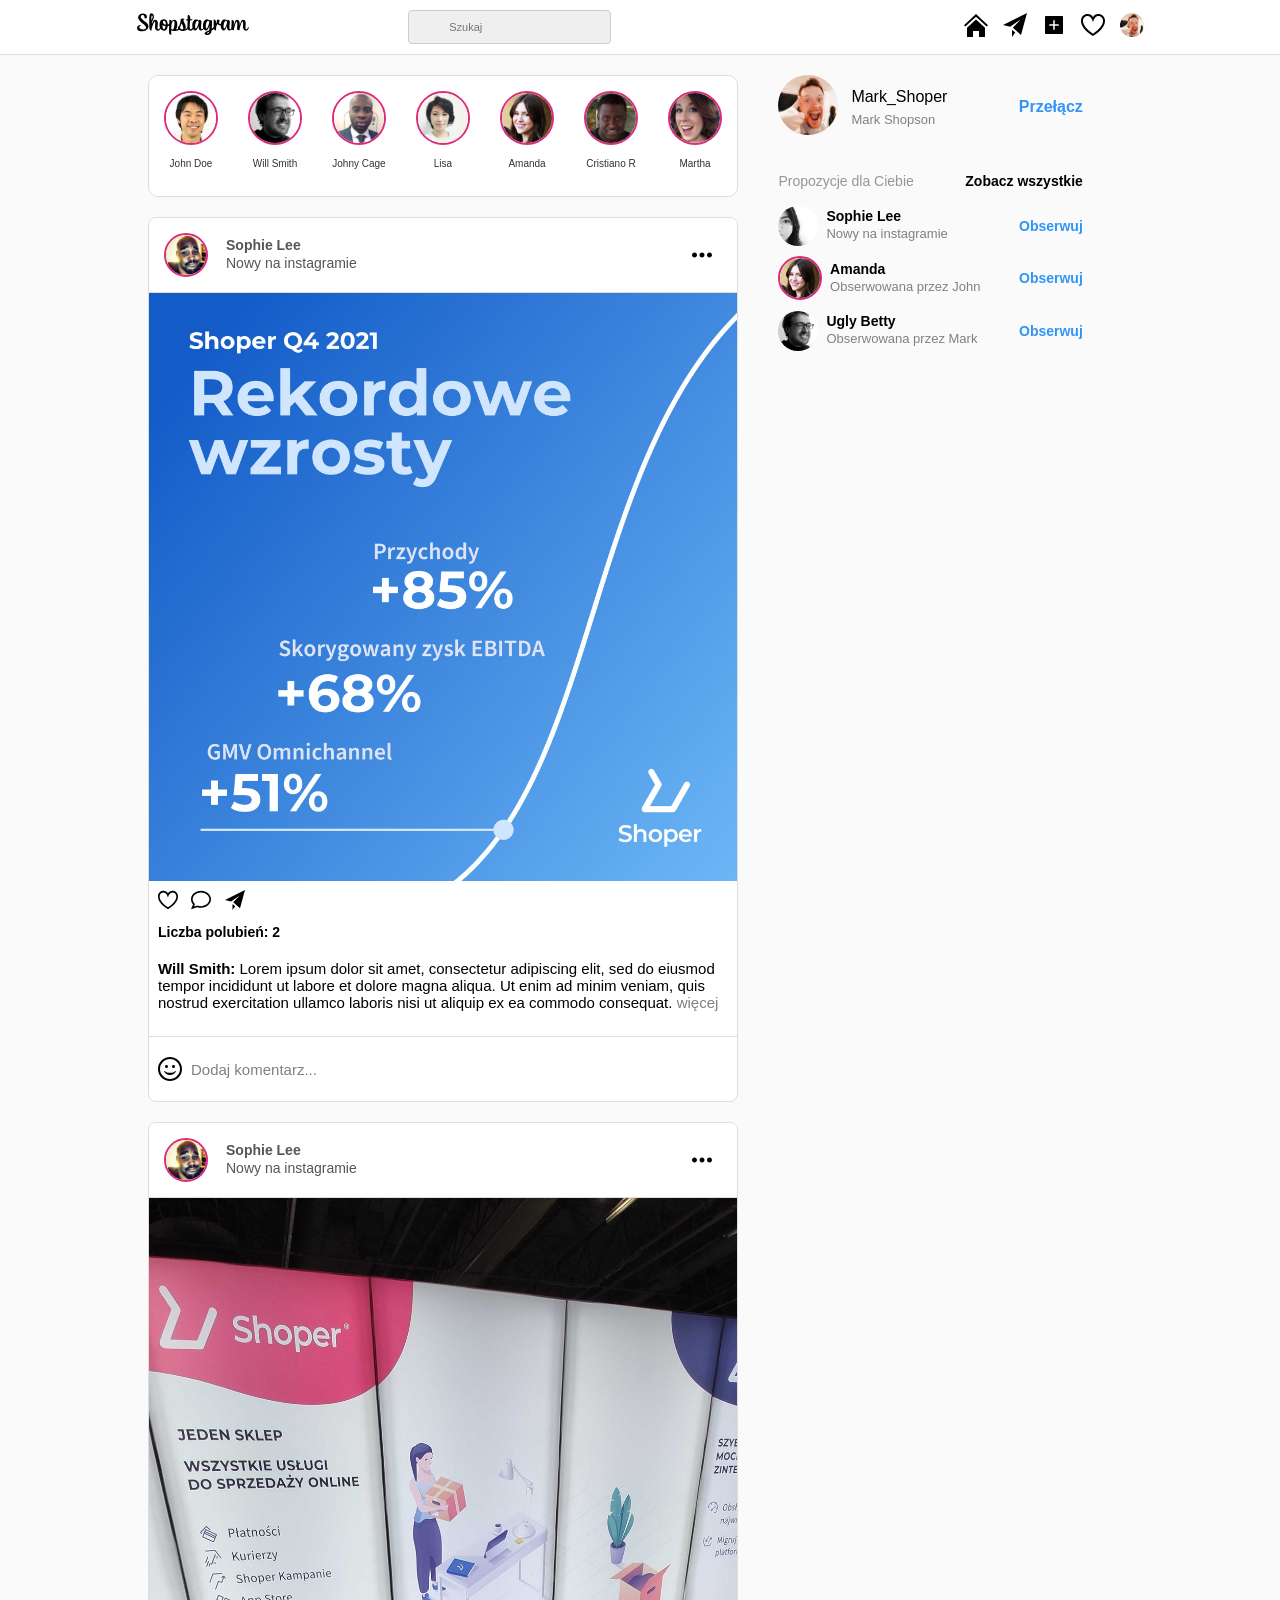
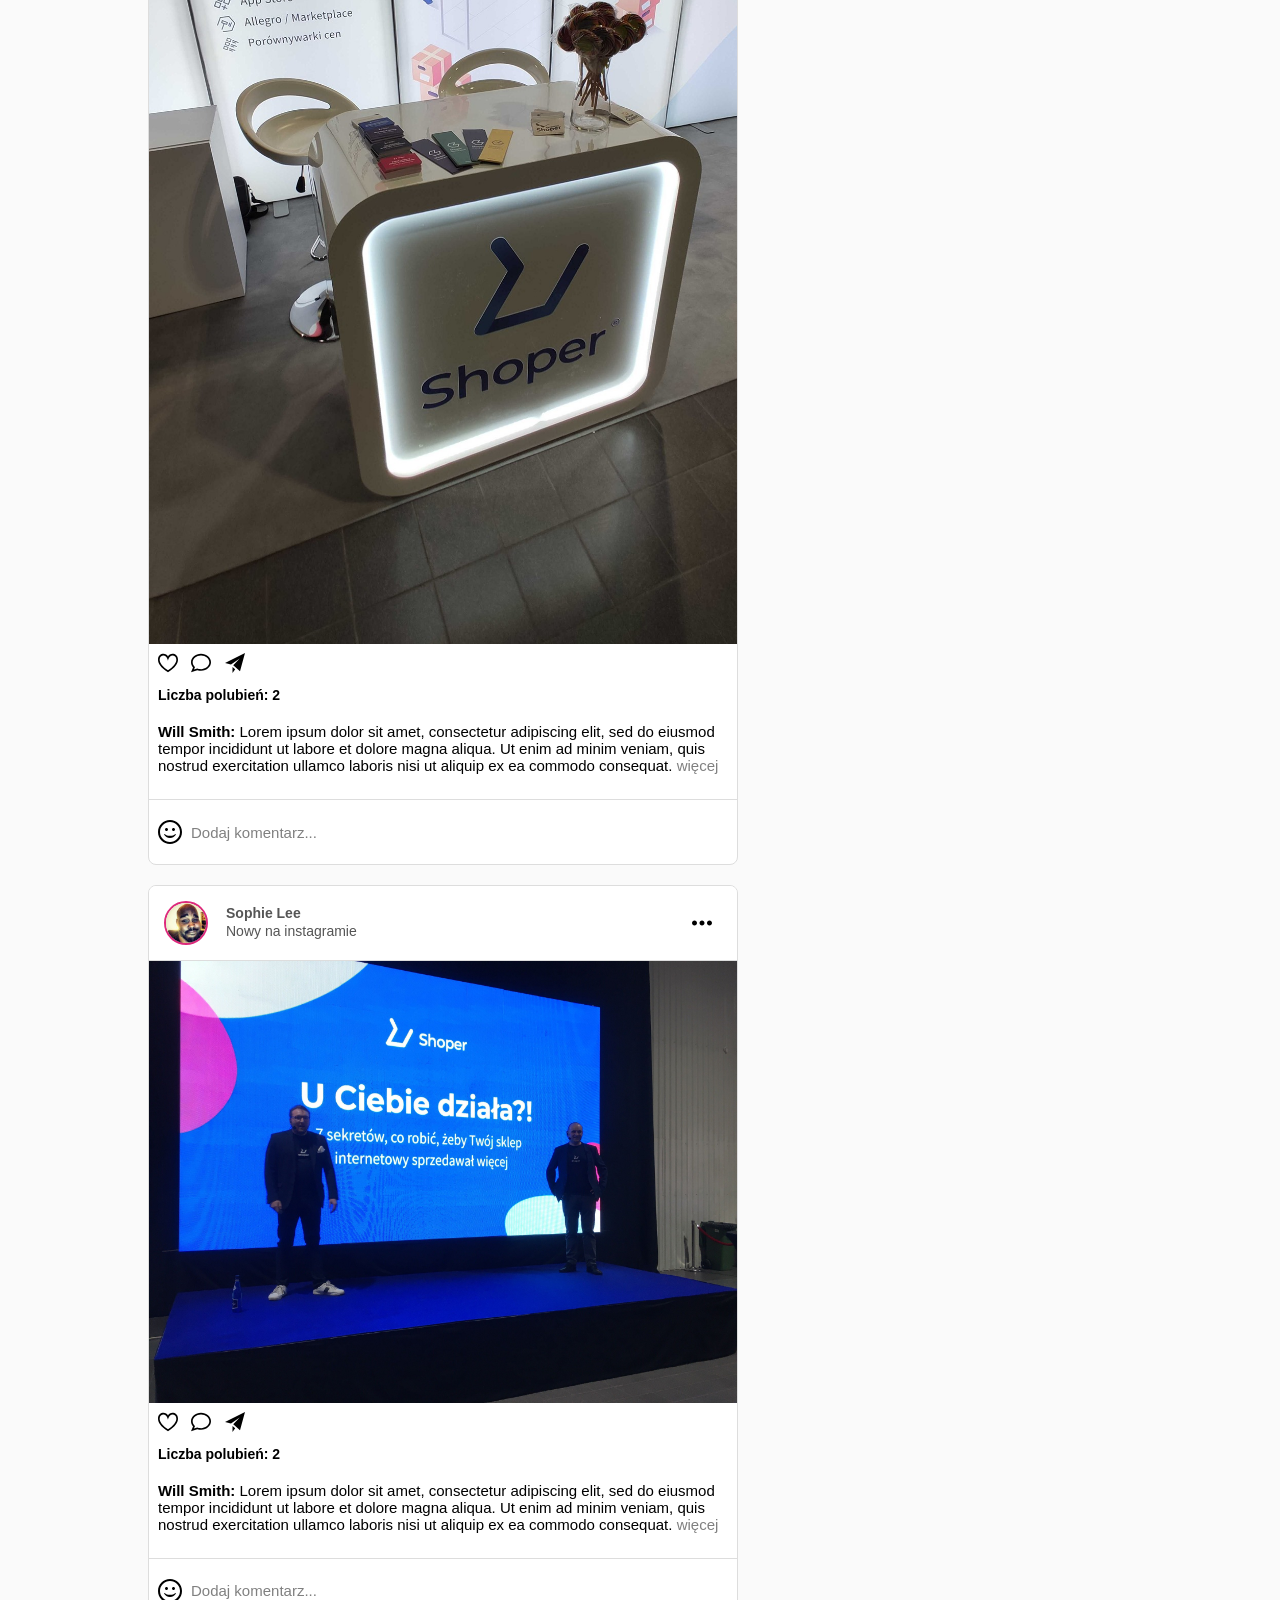
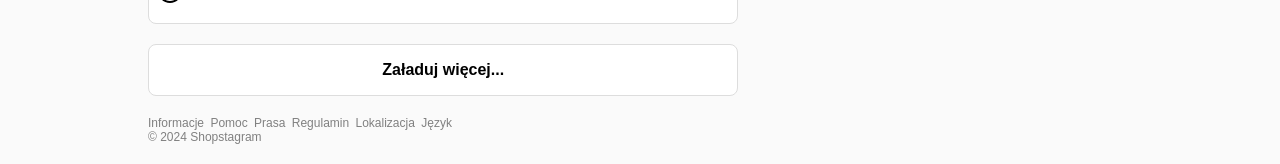
<file: final/index.htm>
<!DOCTYPE html>
<html lang="pl">
<head>
    <meta charset="UTF-8">
    <meta name="viewport" content="width=device-width, initial-scale=1.0">
    <title>Shopstagram</title>
    <link rel="stylesheet" href="style.css">
</head>
<body>
    <header>
        <nav>
            <div class="logo">
                <a href="#"><img src="./Shopstagram - materialy/images/logo.svg" alt="Home"></a>
            </div>
            <div class="search-bar">
                <input type="text" placeholder="Szukaj">
            </div>
            <div class="icons">
                <a href="#"><img src="./Shopstagram - materialy/images/icons/home.svg" alt="Home"></a>
                <a href="#"><img src="./Shopstagram - materialy/images/icons/send.svg" alt="Messages"></a>
                <a href="#"><img src="./Shopstagram - materialy/images/icons/add.svg" alt="Explore"></a>
                <a href="#"><img src="./Shopstagram - materialy/images/icons/heart.svg" alt="Notifications"></a>
                <a href="#"><img class="myPhoto" src="./Shopstagram - materialy/images/users/user.jpeg" alt="Profile"></a>
            </div>
        </nav>
    </header>
    <main>
        <section class="leftSide">
            <section class="stories">
                <div class="story">
                    <a href="#"><img src="./Shopstagram - materialy/images/users/john.jpeg" alt="Explore"></a>
                    <p>John Doe</p>
                </div>
                <div class="story">
                    <a href="#"><img src="./Shopstagram - materialy/images/users/will.jpeg" alt="Explore"></a>
                    <p>Will Smith</p>
                </div>
                <div class="story">
                    <a href="#"><img src="./Shopstagram - materialy/images/users/johny.jpeg" alt="Explore"></a>
                    <p>Johny Cage</p>
                </div>
                <div class="story">
                    <a href="#"><img src="./Shopstagram - materialy/images/users/lisa.jpeg" alt="Explore"></a>
                    <p>Lisa</p>
                </div>
                <div class="story">
                    <a href="#"><img src="./Shopstagram - materialy/images/users/amanda.jpeg" alt="Explore"></a>
                    <p>Amanda</p>
                </div>
                <div class="story">
                    <a href="#"><img src="./Shopstagram - materialy/images/users/cristiano.jpeg" alt="Explore"></a>
                    <p>Cristiano R</p>
                </div>
                <div class="story">
                    <a href="#"><img src="./Shopstagram - materialy/images/users/martha.jpeg" alt="Explore"></a>
                    <p>Martha</p>
                </div>
                <div class="story">
                    <a href="#"><img src="./Shopstagram - materialy/images/users/joanna.jpeg" alt="Explore"></a>
                    <p>Joanna</p>
                </div>
                <div class="story">
                    <a href="#"><img src="./Shopstagram - materialy/images/users/mark.jpeg" alt="Explore"></a>
                    <p>Mark Q</p>
                </div>
                <div class="story">
                    <a href="#"><img src="./Shopstagram - materialy/images/users/paul.jpeg" alt="Explore"></a>
                    <p>Paul</p>
                </div>
            </section>
            <section class="post">
                <div class="post-header">
                    <img src="./Shopstagram - materialy/images/users/joshua.jpeg" alt="John Doe">
                    <div class="post-info">
                        <section class="infoFollower">
                            <span class="infoName">Sophie Lee</span>
                            <span class="profileInfo">Nowy na instagramie</span>
                        </section> 
                    </div>
                    <a class="moreInfo" href="#"><img src="./Shopstagram - materialy/images/icons/menu.svg" alt="Profile"></a>
                </div>
                <div class="post-content">
                    <img src="./Shopstagram - materialy/images/photos/gielda.jpeg" alt="Rekordowe wzrosty">
                </div>
                <div class="iconsPost">
                    <a href="#"><img src="./Shopstagram - materialy/images/icons/heart.svg" alt="Notifications"></a>
                    <a href="#"><img src="./Shopstagram - materialy/images/icons/comment.svg" alt="Home"></a>
                    <a href="#"><img src="./Shopstagram - materialy/images/icons/send.svg" alt="Messages"></a>
                </div>
                <div class="postLikes">Liczba polubień: 2</div>
                <div class="postDescription">
                    <p><b>Will Smith: </b>Lorem ipsum dolor sit amet, consectetur adipiscing elit, sed do eiusmod tempor incididunt ut labore et dolore magna aliqua. Ut enim ad minim veniam, quis nostrud exercitation ullamco laboris nisi ut aliquip ex ea commodo consequat. <a class="descMore" href="#">więcej</a></p>
                </div>
                <hr>
                <div class="postComment">
                    <img src="./Shopstagram - materialy/images/icons/smile.svg" alt="Messages">
                    <a class="addComment" href="#">Dodaj komentarz...</a>
                </div>
            </section>
            <section class="postWall">
                <section class="post">
                    <div class="post-header">
                        <img src="./Shopstagram - materialy/images/users/joshua.jpeg" alt="John Doe">
                        <div class="post-info">
                            <section class="infoFollower">
                                <span class="infoName">Sophie Lee</span>
                                <span class="profileInfo">Nowy na instagramie</span>
                            </section> 
                        </div>
                        <a class="moreInfo" href="#"><img src="./Shopstagram - materialy/images/icons/menu.svg" alt="Profile"></a>
                    </div>
                    <div class="post-content">
                        <img src="./Shopstagram - materialy/images/photos/stoisko.jpeg" alt="Rekordowe wzrosty">
                    </div>
                    <div class="iconsPost">
                        <a href="#"><img src="./Shopstagram - materialy/images/icons/heart.svg" alt="Notifications"></a>
                        <a href="#"><img src="./Shopstagram - materialy/images/icons/comment.svg" alt="Home"></a>
                        <a href="#"><img src="./Shopstagram - materialy/images/icons/send.svg" alt="Messages"></a>
                    </div>
                    <div class="postLikes">Liczba polubień: 2</div>
                    <div class="postDescription">
                        <p><b>Will Smith: </b>Lorem ipsum dolor sit amet, consectetur adipiscing elit, sed do eiusmod tempor incididunt ut labore et dolore magna aliqua. Ut enim ad minim veniam, quis nostrud exercitation ullamco laboris nisi ut aliquip ex ea commodo consequat. <a class="descMore" href="#">więcej</a></p>
                    </div>
                    <hr>
                    <div class="postComment">
                        <img src="./Shopstagram - materialy/images/icons/smile.svg" alt="Messages">
                        <a class="addComment" href="#">Dodaj komentarz...</a>
                    </div>
                </section>
                <section class="post">
                    <div class="post-header">
                        <img src="./Shopstagram - materialy/images/users/joshua.jpeg" alt="John Doe">
                        <div class="post-info">
                            <section class="infoFollower">
                                <span class="infoName">Sophie Lee</span>
                                <span class="profileInfo">Nowy na instagramie</span>
                            </section> 
                        </div>
                        <a class="moreInfo" href="#"><img src="./Shopstagram - materialy/images/icons/menu.svg" alt="Profile"></a>
                    </div>
                    <div class="post-content">
                        <img src="./Shopstagram - materialy/images/photos/presentation.jpeg" alt="Rekordowe wzrosty">
                    </div>
                    <div class="iconsPost">
                        <a href="#"><img src="./Shopstagram - materialy/images/icons/heart.svg" alt="Notifications"></a>
                        <a href="#"><img src="./Shopstagram - materialy/images/icons/comment.svg" alt="Home"></a>
                        <a href="#"><img src="./Shopstagram - materialy/images/icons/send.svg" alt="Messages"></a>
                    </div>
                    <div class="postLikes">Liczba polubień: 2</div>
                    <div class="postDescription">
                        <p><b>Will Smith: </b>Lorem ipsum dolor sit amet, consectetur adipiscing elit, sed do eiusmod tempor incididunt ut labore et dolore magna aliqua. Ut enim ad minim veniam, quis nostrud exercitation ullamco laboris nisi ut aliquip ex ea commodo consequat. <a class="descMore" href="#">więcej</a></p>
                    </div>
                    <hr>
                    <div class="postComment">
                        <img src="./Shopstagram - materialy/images/icons/smile.svg" alt="Messages">
                        <a class="addComment" href="#">Dodaj komentarz...</a>
                    </div>
                </section>
                <div class="loadMore">
                    <p><a href="#">Załaduj więcej...</a></p>
                </div>
            </section>
            <section class="footerCredits">
                <div class="links">
                    <a href="#">Informacje</a>
                    <a href="#">Pomoc</a>
                    <a href="#">Prasa</a>
                    <a href="#">Regulamin</a>
                    <a href="#">Lokalizacja</a>
                    <a href="#">Język</a>
                </div>
                <div class="credits">&copy; 2024 Shopstagram</div>
            </section>
        </section>
        <section class="rightSide">
            <section class="myProfile">
                <a class="myProfileAccount" href="#"><img src="./Shopstagram - materialy/images/users/user.jpeg" alt="Profile"></a>
                <section class="myProfileSwitch">
                    <span class="myName">Mark_Shoper</span>
                    <span class="myProfileInfo">Mark Shopson</span>
                </section>
                <a class="follow" href="#">Przełącz</a>
            </section>
            <aside class="suggestions">
                <div class="bar">
                    <h3>Propozycje dla Ciebie</h3>
                    <a class="seeMore" href="#">Zobacz wszystkie</a>
                </div>
                <ul>
                    <li>
                        <img src="./Shopstagram - materialy/images/users/sophie.jpeg" alt="John Doe">
                        <section class="infoFollower">
                            <span class="infoName">Sophie Lee</span>
                            <span class="profileInfo">Nowy na instagramie</span>
                        </section>
                        <a class="follow" href="#">Obserwuj</a>
                    </li>
                    <li>
                        <img src="./Shopstagram - materialy/images/users/amanda.jpeg" alt="John Doe">
                        <section class="infoFollower">
                            <span class="infoName">Amanda</span>
                            <span class="profileInfo">Obserwowana przez John</span>
                        </section>
                        <a class="follow" href="#">Obserwuj</a>
                    </li>
                    <li>
                        <img src="./Shopstagram - materialy/images/users/will.jpeg" alt="John Doe">
                        <section class="infoFollower">
                            <span class="infoName">Ugly Betty</span>
                            <span class="profileInfo">Obserwowana przez Mark</span>
                        </section>
                        <a class="follow" href="#">Obserwuj</a>
                    </li>
                </ul>
            </aside>
        </section>
    </main>
</body>
</html>
</file>
<file: final/style.css>
body {
    font-family: Arial, sans-serif;
    margin: 0;
    padding: 0;
    background-color: #fafafa;
}

.icons img {
    width: 24px;
    margin-left: 15px;
}

main {
    display: flex;
    justify-content: center;
    padding: 20px;
    margin-left: 10%;
    margin-right: 10%;
}

.stories {
    display: flex;
    overflow-x: auto;
    margin-bottom: 20px;
}

.story {
    padding: 10px;
    text-align: center;
    font-size: 14px;
    color: #333;
}

.post {
    background-color: #DDDD;
    border: 1px solid #ddd;
    border-radius: 8px;
    width: auto;
    overflow: hidden;
}

.post-header {
    align-items: center;
    width: 100%;
    background-color: white;
    padding: 15px;
    box-sizing: border-box;
}

.post-header img {
    width: 40px;
    height: 40px;
    border-radius: 50%;
    margin-right: 10px;
}

.post-info span {
    font-size: 14px;
    color: #555;
    display: block;
    justify-content: flex-start;
    align-items: center;
    text-align: left;
}

.post-content img {
    width: 100%;
    border-top: 1px solid #ddd;
}

.suggestions {
    width: 200px;
}

.suggestions h3 {
    font-size: 14px;
    color: #969696;
    font-weight: normal;
}

.suggestions ul {
    list-style: none;
    padding: 0;
}

.suggestions li {
    display: flex;
    justify-content: space-between;
    margin-bottom: 10px;
}

.suggestions a {
    color: #000000;
    text-decoration: none;
    font-size: 14px;
    font-weight: bold;
}

footer {
    text-align: center;
    padding: 10px;
    background-color: #fff;
    border-top: 1px solid #ddd;
    margin-top: 20px;
}

nav {
    display: flex;
    justify-content: space-between;
    align-items: center;
    margin-left: 10%;
    margin-right: 10%;
}

header {
    background-color: #fff;
    padding: 10px;
    border-bottom: 1px solid #ddd;
    justify-content: space-between;
}

.logo {
    font-size: 24px;
    font-weight: bold;
    flex: 1px;
    text-align: left;
    width: 33%;
}

.search-bar input {
    padding: 5px;
    border-radius: 3px;
    border: 1px solid #ddd;
    text-align: left;
    align-items: center;
    width: 70%;
}

.search-bar {
    width: 40%;
}

.icons {
    width: 33%;
    display: flex;
    justify-content: flex-end;
}

.stories .story {
    display: inline-block;
    margin: 5px;
}

.stories .story img {
    width: 50px;
    height: 50px;
    border-radius: 50%;
    object-fit: cover;
}

.leftSide {
    width: 60%;
}

.rightSide {
    width: 40%;
    padding-left: 40px;
}

.stories p {
    height: auto;
    font-size: 10px;
}

.stories {
    height: 120px;
    background-color: white;
    border-radius: 10px;
    border: 1px solid #ddd;
}

.myProfile {
    display: flex;
    align-items: center;
}

.myProfile img {
    border-radius: 60px;
    width: 50%;
}

.suggestions img {
    width: 40px;
    height: 40px;
    border-radius: 60px;
}

.follow {
    text-align: right;
}

.suggestions {
    width: 100%;
    display: block;
}

section.infoFollower {
    display: flex;
}

.infoName {
    display: block;
    font-weight: bold;
    font-size: 14px;
}

a.follow {
    display: flex;
    justify-content: right;
    align-items: center;
}

.suggestions li {
    display: flex;
    align-items: center;
}

.infoFollower {
    display: flex;
    flex-direction: column;
}

.infoFollower .infoName,
.infoFollower .profileInfo {
    margin-bottom: 2px;
}

.myProfileAccount {
    margin-right: 10px;
}

.infoFollower {
    display: flex;
    flex-direction: column;
}

.myProfileInfo {
    margin: 0;
    color: grey;
    font-size: 13px;
}

.myProfileSwitch {
    width: 100%;
    justify-content: left;
    padding: 3px;
}

.infoFollower {
    width: 100%;
    justify-content: left;
    display: flex;
    padding: 3px;
}

.rightSide {
    width: 40%;
    padding-left: 40px;
    margin-right: 5%;
}

section.infoFollower {
    display: flex;
    margin-left: 5px;
}

.profileInfo {
    font-size: 13px;
    color: grey;
}

.myProfile img {
    border-radius: 60px;
    width: 60px;
}

.myProfileSwitch {
    display: flex;
    flex-direction: column;
    gap: 6px;
}

a.follow {
    color: #3095f6;
    text-decoration: none;
}

.myPhoto {
    border-radius: 60px;
}

.iconsPost {
    background-color: white;
}

.iconsPost img {
    margin-left: 9px;
    margin-top: 5px;
    margin-bottom: 5px;
    width: 20px;
}

.post-content {
    background-color: white;
}

.postLikes {
    margin-left: 9px;
    margin-top: 5px;
    margin-bottom: 5px;
    font-size: 14px;
    color: black;
    font-weight: bold;
    background-color: white;
}

.post {
    background-color: white;
}

.postDescription {
    display: flex;
    font-size: 15px;
    margin-left: 9px;
    margin-top: 5px;
    margin-bottom: 5px;
}

.descMore {
    text-decoration: none;
    color: grey;
}

hr {
    border: none;
    border-top: 1px solid #ddd;
    margin: 10px 0;
}

.postComment {
    display: flex;
    font-size: 15px;
    margin-top: 20px;
    margin-bottom: 20px;
    margin-left: 9px;
}

.addComment {
    text-decoration: none;
    color: grey;
    margin-left: 9px;
    display: flex;
    align-items: center;
    justify-content: center;
}

.post {
    margin-bottom: 20px;
}

.loadMore {
    background-color: white;
    text-align: center;
    margin-top: 20px;
    margin-bottom: 20px;
    font-weight: bold;
    border: 1px solid #ddd;
    border-radius: 8px;
    width: auto;
    overflow: hidden;
    text-decoration: none;
}

.loadMore a {
    text-decoration: none;
    color: black;
}

.links {
    color: grey;
    font-size: 12px;
}

.links a {
    text-decoration: none;
    margin-right: 3px;
    color: grey;
}

.credits {
    color: grey;
    font-size: 12px;
}

.search-bar input {
    padding: 5px;
    border-radius: 3px;
    border: 1px solid #ddd;
    text-align: left;
    align-items: center;
    width: 70%;
    background-color: #efefef;
}

.search-bar input[type="text"] {
    width: calc(100% - 200px);
    padding: 10px 10px 10px 40px;
    border: 1px solid #ccc;
    border-radius: 4px;
    font-size: 11px;
    box-sizing: border-box;
    background-image: url('file:///C:/Users/Maciek/Desktop/zadaniefinal/Shopstagram%20-%20materialy/images/icons/magnifier.svg');
    background-size: 20px;
    background-position: 10px center;
    background-repeat: no-repeat;
}

a.follow {
    color: #3095f6;
    font-weight: bold;
}

.bar {
    display: flex;
    align-items: flex-end;
}

h3 {
    margin-bottom: 0px;
}

.bar {
    display: flex;
    justify-content: space-between;
    height: 50px;
}

.moreInfo img {
    width: 20px;
}

.stories img {
    border: 2px solid #dd2a7c;

}
.post-header > :first-child {
    border: 2px solid #dd2a7c;
}

.suggestions ul li:nth-child(2) img 
{
    border: 2px solid #dd2a7c;

}

.moreInfo {
    display: flex;
    justify-content: flex-end;
    align-items: center;
    text-align: right;
}

.post-header {
    display: flex;
    justify-content: space-between;
    align-items: center;
}

.localization {
    display: flex;
    margin-left: 5px;
    justify-content: left;
}

.footerCredits {
    width: 100%;
}

@media (max-width: 768px) {
    .rightSide {
        display: none;
    }

    main {
        display: flex;
        justify-content: center;
        padding: 0;
        margin-left: 0;
        margin-right: 0;
    }

    .leftSide {
        width: 100%;
    }

    .footerCredits {
        width: 100%;
    }

    nav {
        display: flex;
        justify-content: space-between;
        align-items: center;
        margin-left: 0;
        margin-right: 0;
    }

    .search-bar {
        display: none;
    }
}

@media (max-width: 305px) {
    div.icons {
        display: none;
    }
}

.post-info {
    flex: 1;
    display: flex;
    align-items: center;
}

.infoFollower {
    margin-left: 10px;
}
</file>
